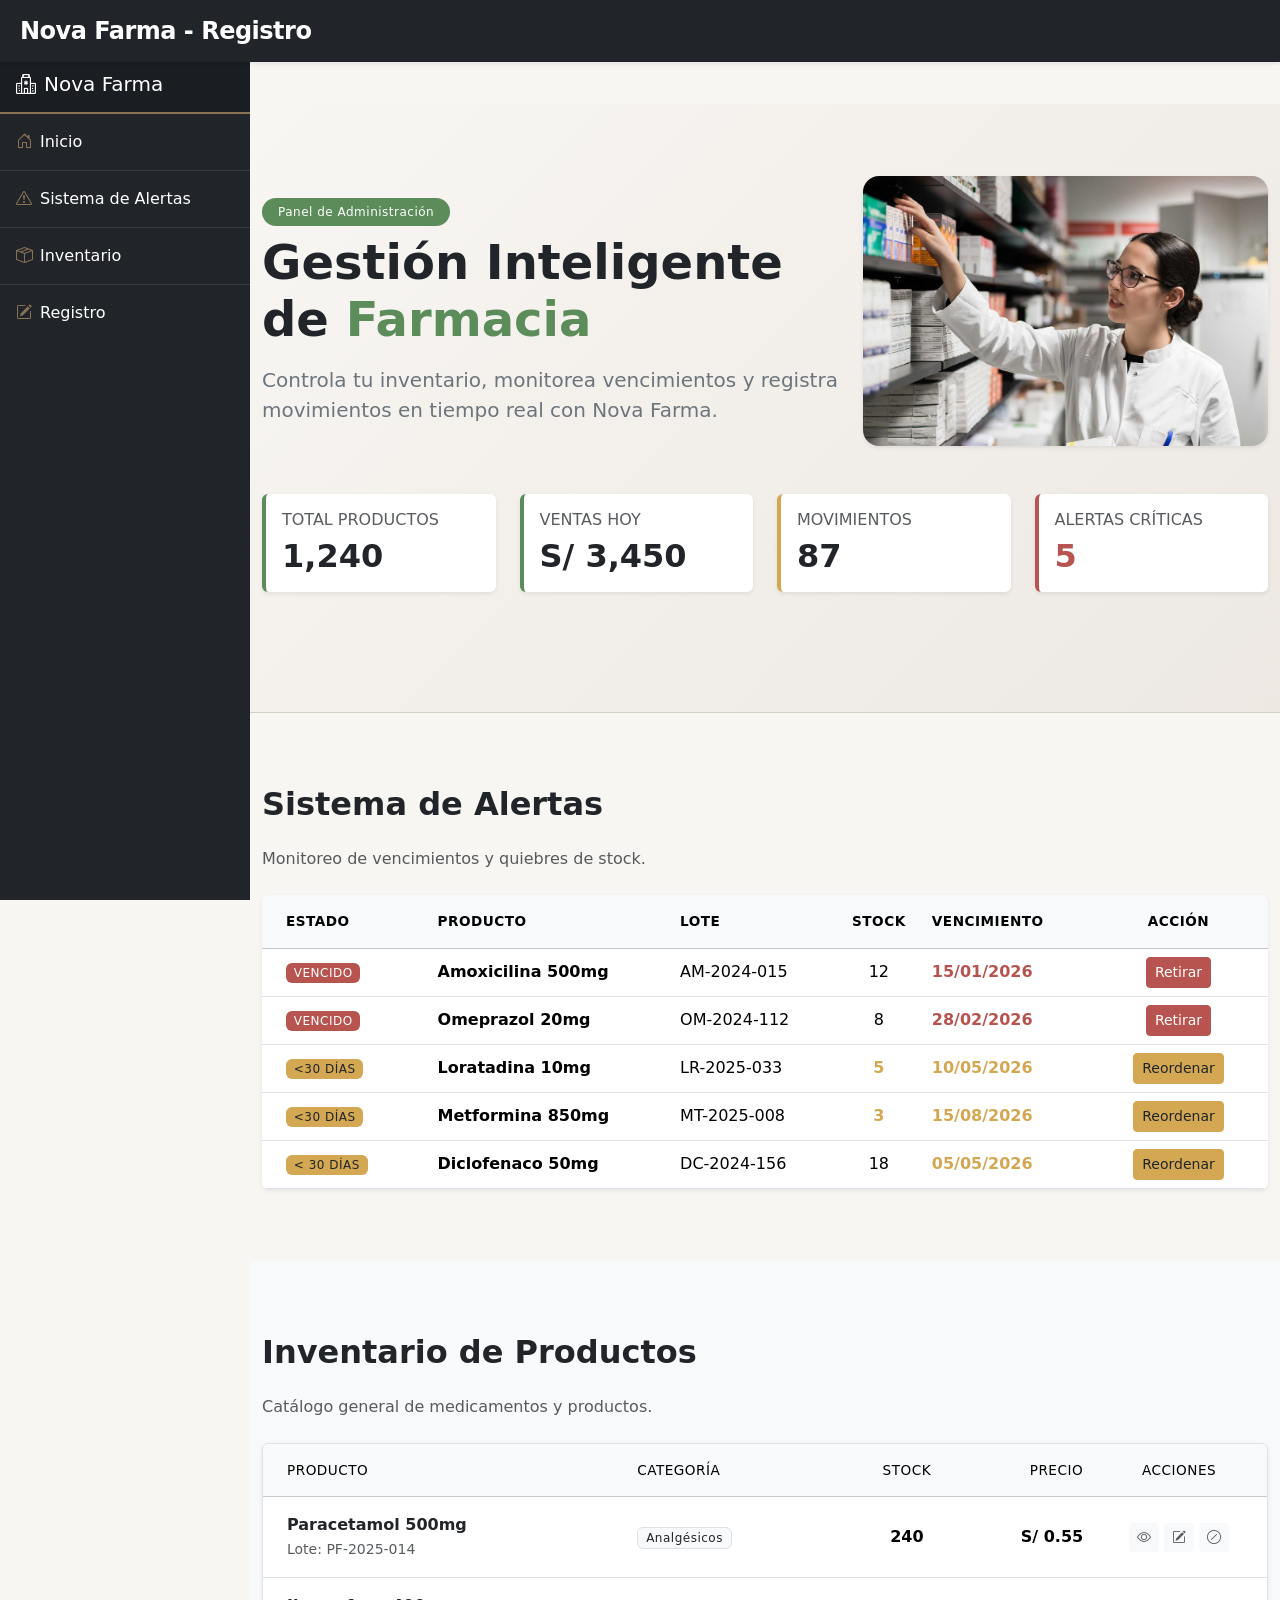
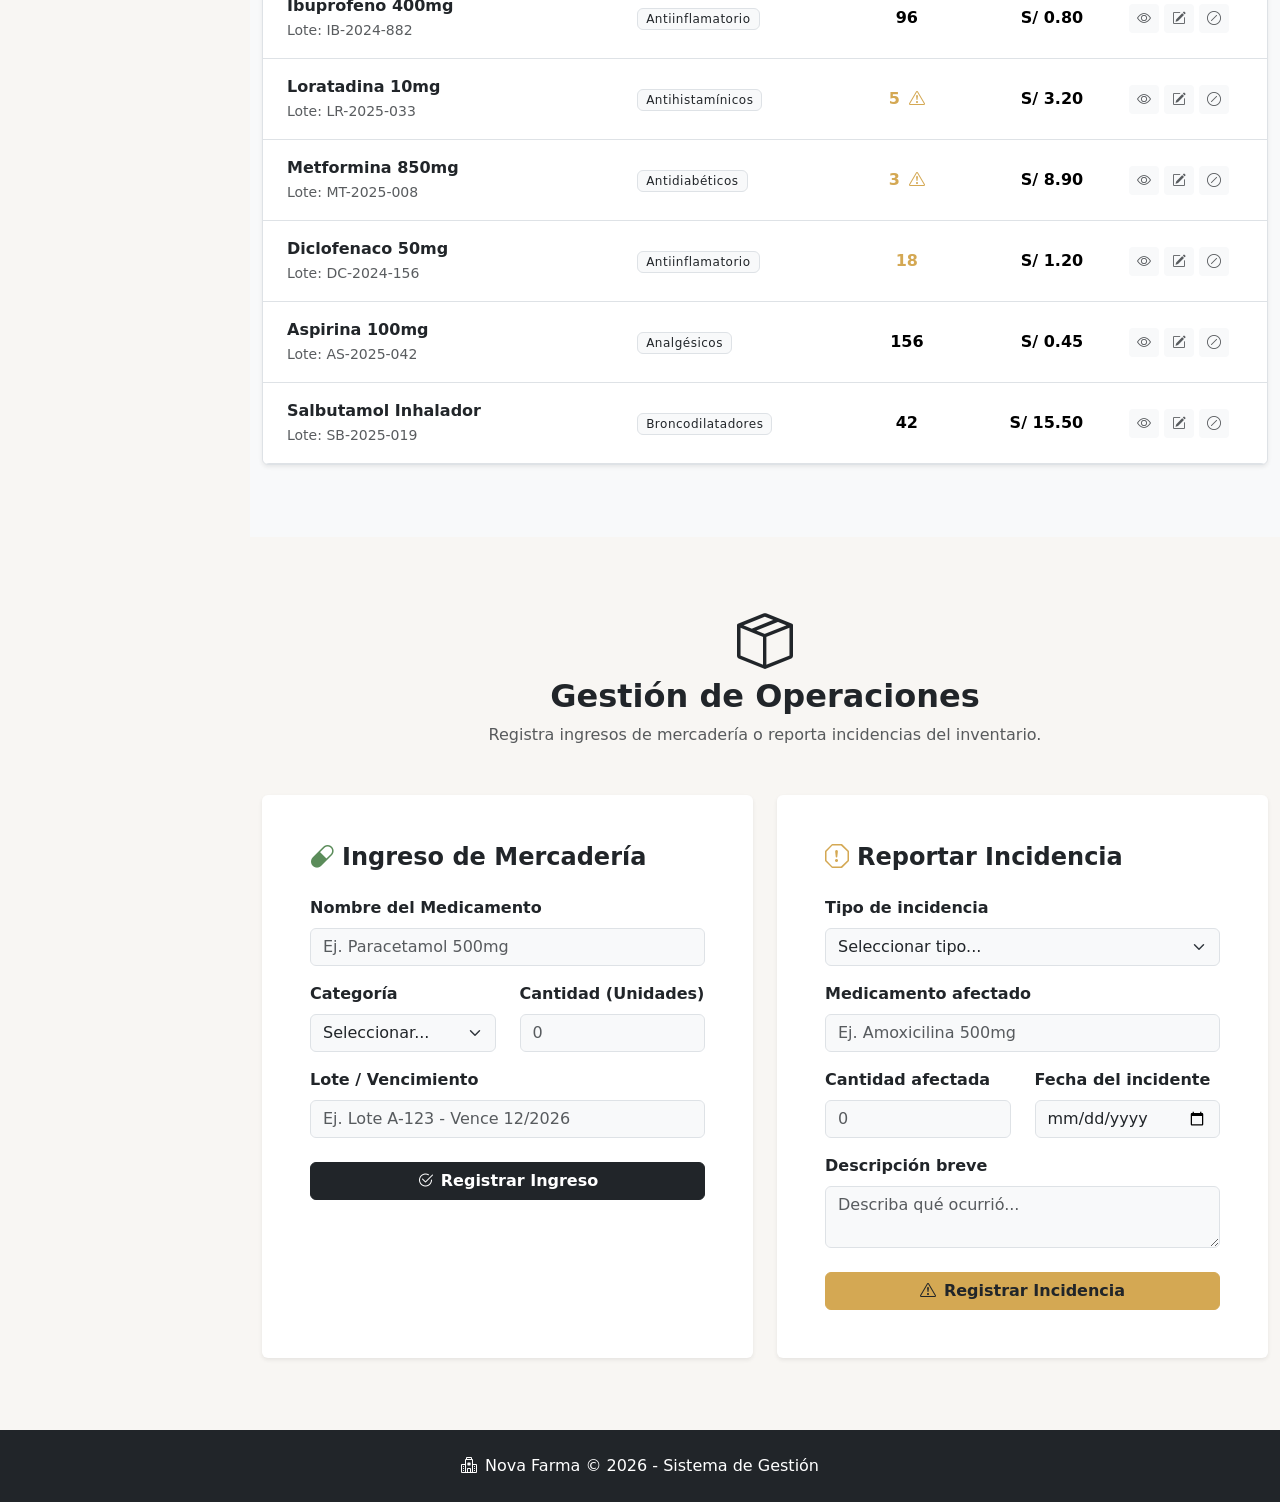
<file: index.html>
<!DOCTYPE html>
<html lang="es">
<head>
    <meta charset="UTF-8">
    <meta name="viewport" content="width=device-width, initial-scale=1.0">
    <title>Nova Farma - Sistema de Gestión</title>
    <!-- Bootstrap CSS -->
    <link href="https://cdn.jsdelivr.net/npm/bootstrap@5.3.3/dist/css/bootstrap.min.css" rel="stylesheet">
    <!-- Bootstrap Icons -->
    <link rel="stylesheet" href="https://cdn.jsdelivr.net/npm/bootstrap-icons@1.11.3/font/bootstrap-icons.min.css">
    <!-- Estilos personalizados -->
    <link rel="stylesheet" href="assets/css/temas.css">
</head>
<body>

    <!-- NAVBAR SUPERIOR -->
    <nav class="navbar navbar-dark navbar-corporativo fixed-top shadow-sm">
        <div class="container-fluid">
            <button class="navbar-toggler d-md-none" type="button" data-bs-toggle="offcanvas" data-bs-target="#sidebarOffcanvas" aria-controls="sidebarOffcanvas">
                <span class="navbar-toggler-icon"></span>
            </button>
            <span class="navbar-brand fw-bold ms-2" id="pageTitle">Nova Farma - Inicio</span>
            <div class="d-md-none" style="width: 40px;"></div>
        </div>
    </nav>

    <!-- SIDEBAR OFFCANVAS (Móvil) -->
    <div class="offcanvas offcanvas-start d-md-none" tabindex="-1" id="sidebarOffcanvas" aria-labelledby="sidebarLabel">
        <div class="offcanvas-header bg-corporativo text-white">
            <h5 class="offcanvas-title" id="sidebarLabel">Nova Farma</h5>
            <button type="button" class="btn-close btn-close-white" data-bs-dismiss="offcanvas" aria-label="Close"></button>
        </div>
        <div class="offcanvas-body p-0">
            <div class="list-group list-group-flush">
                <a href="#inicio" class="list-group-item list-group-item-action py-3" data-bs-dismiss="offcanvas" onclick="updateTitle('Inicio')">
                    <i class="bi bi-house-door me-2"></i>Inicio
                </a>
                <a href="#alertas" class="list-group-item list-group-item-action py-3" data-bs-dismiss="offcanvas" onclick="updateTitle('Alertas')">
                    <i class="bi bi-exclamation-triangle me-2"></i>Sistema de Alertas
                </a>
                <a href="#inventario" class="list-group-item list-group-item-action py-3" data-bs-dismiss="offcanvas" onclick="updateTitle('Inventario')">
                    <i class="bi bi-box-seam me-2"></i>Inventario
                </a>
                <a href="#registro" class="list-group-item list-group-item-action py-3" data-bs-dismiss="offcanvas" onclick="updateTitle('Registro')">
                    <i class="bi bi-pencil-square me-2"></i>Registro
                </a>
            </div>
        </div>
    </div>

    <!-- SIDEBAR FIJO (Desktop) -->
    <div class="d-none d-md-block sidebar-desktop">
        <div class="sidebar-header text-white p-3">
            <h5 class="mb-0"><i class="bi bi-hospital me-2"></i>Nova Farma</h5>
        </div>
        <div class="list-group list-group-flush">
            <a href="#inicio" class="list-group-item list-group-item-action py-3" onclick="updateTitle('Inicio')">
                <i class="bi bi-house-door me-2"></i>Inicio
            </a>
            <a href="#alertas" class="list-group-item list-group-item-action py-3" onclick="updateTitle('Alertas')">
                <i class="bi bi-exclamation-triangle me-2"></i>Sistema de Alertas
            </a>
            <a href="#inventario" class="list-group-item list-group-item-action py-3" onclick="updateTitle('Inventario')">
                <i class="bi bi-box-seam me-2"></i>Inventario
            </a>
            <a href="#registro" class="list-group-item list-group-item-action py-3" onclick="updateTitle('Registro')">
                <i class="bi bi-pencil-square me-2"></i>Registro
            </a>
        </div>
    </div>

    <!-- CONTENIDO PRINCIPAL -->
    <div class="main-content">

    <!-- SECCIÓN INICIO -->
    <section id="inicio" class="py-5 mt-5 hero-section">
        <div class="container py-4">
            <div class="row align-items-center mb-5">
                <div class="col-lg-7">
                    <span class="badge bg-exito mb-2 px-3 py-2 rounded-pill">Panel de Administración</span>
                    <h1 class="display-5 fw-bolder text-corporativo mb-3">Gestión Inteligente de <span class="text-exito">Farmacia</span></h1>
                    <p class="lead text-secondary mb-0">Controla tu inventario, monitorea vencimientos y registra movimientos en tiempo real con Nova Farma.</p>
                </div>
                <div class="col-lg-5 text-center mt-4 mt-lg-0">
                    <img src="assets/img/adminitarcionfarmacia.jpg" alt="Ilustración Farmacia" class="img-fluid rounded-4 shadow-sm" style="max-height: 280px; object-fit: cover;">
                </div>
            </div>

            <div class="row g-4 mb-5">
                <div class="col-md-6 col-lg-3">
                    <div class="card h-100 shadow-sm border-0 border-start border-4 card-border-exito">
                        <div class="card-body">
                            <h6 class="text-muted text-uppercase mb-2">Total Productos</h6>
                            <h2 class="mb-0 fw-bold text-corporativo">1,240</h2>
                        </div>
                    </div>
                </div>
                <div class="col-md-6 col-lg-3">
                    <div class="card h-100 shadow-sm border-0 border-start border-4 card-border-exito">
                        <div class="card-body">
                            <h6 class="text-muted text-uppercase mb-2">Ventas Hoy</h6>
                            <h2 class="mb-0 fw-bold text-corporativo">S/ 3,450</h2>
                        </div>
                    </div>
                </div>
                <div class="col-md-6 col-lg-3">
                    <div class="card h-100 shadow-sm border-0 border-start border-4 card-border-advertencia">
                        <div class="card-body">
                            <h6 class="text-muted text-uppercase mb-2">Movimientos</h6>
                            <h2 class="mb-0 fw-bold text-corporativo">87</h2>
                        </div>
                    </div>
                </div>
                <div class="col-md-6 col-lg-3">
                    <div class="card h-100 shadow-sm border-0 border-start border-4 card-border-peligro">
                        <div class="card-body">
                            <h6 class="text-muted text-uppercase mb-2">Alertas Críticas</h6>
                            <h2 class="mb-0 fw-bold text-peligro">5</h2>
                        </div>
                    </div>
                </div>
            </div>
        </div>
    </section>

    <!-- SECCIÓN ALERTAS -->
    <section id="alertas" class="py-5">
        <div class="container py-4">
            <h2 class="mb-4 fw-bolder text-corporativo">Sistema de Alertas</h2>
            <p class="text-muted mb-4">Monitoreo de vencimientos y quiebres de stock.</p>

            <div class="card shadow-sm border-0">
                <div class="card-body p-0">
                    <div class="table-responsive">
                        <table class="table align-middle mb-0">
                            <thead class="table-light">
                                <tr>
                                    <th class="px-4 py-3">Estado</th>
                                    <th class="py-3">Producto</th>
                                    <th class="py-3">Lote</th>
                                    <th class="py-3 text-center">Stock</th>
                                    <th class="py-3">Vencimiento</th>
                                    <th class="px-4 py-3 text-center">Acción</th>
                                </tr>
                            </thead>
                            <tbody>
                                <tr class="table-row-peligro">
                                    <td class="px-4"><span class="badge bg-peligro">VENCIDO</span></td>
                                    <td class="fw-bold">Amoxicilina 500mg</td>
                                    <td>AM-2024-015</td>
                                    <td class="text-center">12</td>
                                    <td class="text-peligro fw-bold">15/01/2026</td>
                                    <td class="px-4 text-center"><button class="btn btn-sm btn-peligro">Retirar</button></td>
                                </tr>
                                <tr class="table-row-peligro">
                                    <td class="px-4"><span class="badge bg-peligro">VENCIDO</span></td>
                                    <td class="fw-bold">Omeprazol 20mg</td>
                                    <td>OM-2024-112</td>
                                    <td class="text-center">8</td>
                                    <td class="text-peligro fw-bold">28/02/2026</td>
                                    <td class="px-4 text-center"><button class="btn btn-sm btn-peligro">Retirar</button></td>
                                </tr>
                                <tr class="table-row-advertencia">
                                    <td class="px-4"><span class="badge bg-advertencia text-dark">&lt;30 DÍAS</span></td>
                                    <td class="fw-bold">Loratadina 10mg</td>
                                    <td>LR-2025-033</td>
                                    <td class="text-center text-advertencia fw-bold">5</td>
                                    <td class="text-advertencia fw-bold">10/05/2026</td>
                                    <td class="px-4 text-center"><button class="btn btn-sm btn-advertencia">Reordenar</button></td>
                                </tr>
                                <tr class="table-row-advertencia">
                                    <td class="px-4"><span class="badge bg-advertencia text-dark">&lt;30 DÍAS</span></td>
                                    <td class="fw-bold">Metformina 850mg</td>
                                    <td>MT-2025-008</td>
                                    <td class="text-center text-advertencia fw-bold">3</td>
                                    <td class="text-advertencia fw-bold">15/08/2026</td>
                                    <td class="px-4 text-center"><button class="btn btn-sm btn-advertencia">Reordenar</button></td>
                                </tr>
                                <tr class="table-row-advertencia">
                                    <td class="px-4"><span class="badge bg-advertencia text-dark">&lt; 30 DÍAS</span></td>
                                    <td class="fw-bold">Diclofenaco 50mg</td>
                                    <td>DC-2024-156</td>
                                    <td class="text-center">18</td>
                                    <td class="text-advertencia fw-bold">05/05/2026</td>
                                    <td class="px-4 text-center"><button class="btn btn-sm btn-advertencia">Reordenar</button></td>
                                </tr>
                            </tbody>
                        </table>
                    </div>
                </div>
            </div>
        </div>
    </section>

    <!-- SECCIÓN INVENTARIO -->
    <section id="inventario" class="py-5 bg-light">
        <div class="container py-4">
            <h2 class="mb-4 fw-bolder text-corporativo">Inventario de Productos</h2>
            <p class="text-muted mb-4">Catálogo general de medicamentos y productos.</p>

            <div class="table-container bg-white rounded shadow-sm border">
                <div class="table-responsive">
                    <table class="table align-middle mb-0">
                        <thead class="table-light text-muted">
                            <tr>
                                <th class="fw-normal py-3 px-4">Producto</th>
                                <th class="fw-normal py-3">Categoría</th>
                                <th class="fw-normal py-3 text-center">Stock</th>
                                <th class="fw-normal py-3 text-end">Precio</th>
                                <th class="fw-normal py-3 text-center">Acciones</th>
                            </tr>
                        </thead>
                        <tbody>
                            <tr>
                                <td class="px-4 py-3">
                                    <div class="fw-bold text-dark">Paracetamol 500mg</div>
                                    <small class="text-muted">Lote: PF-2025-014</small>
                                </td>
                                <td>
                                    <span class="badge bg-light text-dark border px-2 py-1 fw-normal">Analgésicos</span>
                                </td>
                                <td class="text-center">
                                    <span class="fw-bold">240</span>
                                </td>
                                <td class="text-end fw-bold">
                                    S/ 0.55
                                </td>
                                <td class="text-center">
                                    <button class="btn btn-sm btn-light text-muted border-0"><i class="bi bi-eye"></i></button>
                                    <button class="btn btn-sm btn-light text-muted border-0"><i class="bi bi-pencil-square"></i></button>
                                    <button class="btn btn-sm btn-light text-muted border-0" title="Desactivar"><i class="bi bi-slash-circle"></i></button>
                                </td>
                            </tr>

                            <tr>
                                <td class="px-4 py-3">
                                    <div class="fw-bold text-dark">Ibuprofeno 400mg</div>
                                    <small class="text-muted">Lote: IB-2024-882</small>
                                </td>
                                <td>
                                    <span class="badge bg-light text-dark border px-2 py-1 fw-normal">Antiinflamatorio</span>
                                </td>
                                <td class="text-center">
                                    <span class="fw-bold">96</span>
                                </td>
                                <td class="text-end fw-bold">
                                    S/ 0.80
                                </td>
                                <td class="text-center">
                                    <button class="btn btn-sm btn-light text-muted border-0"><i class="bi bi-eye"></i></button>
                                    <button class="btn btn-sm btn-light text-muted border-0"><i class="bi bi-pencil-square"></i></button>
                                    <button class="btn btn-sm btn-light text-muted border-0" title="Desactivar"><i class="bi bi-slash-circle"></i></button>
                                </td>
                            </tr>

                            <tr>
                                <td class="px-4 py-3">
                                    <div class="fw-bold text-dark">Loratadina 10mg</div>
                                    <small class="text-muted">Lote: LR-2025-033</small>
                                </td>
                                <td>
                                    <span class="badge bg-light text-dark border px-2 py-1 fw-normal">Antihistamínicos</span>
                                </td>
                                <td class="text-center">
                                    <span class="fw-bold text-advertencia">5</span>
                                    <i class="bi bi-exclamation-triangle text-advertencia ms-1" title="Poco stock"></i>
                                </td>
                                <td class="text-end fw-bold">
                                    S/ 3.20
                                </td>
                                <td class="text-center">
                                    <button class="btn btn-sm btn-light text-muted border-0"><i class="bi bi-eye"></i></button>
                                    <button class="btn btn-sm btn-light text-muted border-0"><i class="bi bi-pencil-square"></i></button>
                                    <button class="btn btn-sm btn-light text-muted border-0" title="Desactivar"><i class="bi bi-slash-circle"></i></button>
                                </td>
                            </tr>

                            <tr>
                                <td class="px-4 py-3">
                                    <div class="fw-bold text-dark">Metformina 850mg</div>
                                    <small class="text-muted">Lote: MT-2025-008</small>
                                </td>
                                <td>
                                    <span class="badge bg-light text-dark border px-2 py-1 fw-normal">Antidiabéticos</span>
                                </td>
                                <td class="text-center">
                                    <span class="fw-bold text-advertencia">3</span>
                                    <i class="bi bi-exclamation-triangle text-advertencia ms-1" title="Poco stock"></i>
                                </td>
                                <td class="text-end fw-bold">
                                    S/ 8.90
                                </td>
                                <td class="text-center">
                                    <button class="btn btn-sm btn-light text-muted border-0"><i class="bi bi-eye"></i></button>
                                    <button class="btn btn-sm btn-light text-muted border-0"><i class="bi bi-pencil-square"></i></button>
                                    <button class="btn btn-sm btn-light text-muted border-0" title="Desactivar"><i class="bi bi-slash-circle"></i></button>
                                </td>
                            </tr>

                            <tr>
                                <td class="px-4 py-3">
                                    <div class="fw-bold text-dark">Diclofenaco 50mg</div>
                                    <small class="text-muted">Lote: DC-2024-156</small>
                                </td>
                                <td>
                                    <span class="badge bg-light text-dark border px-2 py-1 fw-normal">Antiinflamatorio</span>
                                </td>
                                <td class="text-center">
                                    <span class="fw-bold text-advertencia">18</span>
                                </td>
                                <td class="text-end fw-bold">
                                    S/ 1.20
                                </td>
                                <td class="text-center">
                                    <button class="btn btn-sm btn-light text-muted border-0"><i class="bi bi-eye"></i></button>
                                    <button class="btn btn-sm btn-light text-muted border-0"><i class="bi bi-pencil-square"></i></button>
                                    <button class="btn btn-sm btn-light text-muted border-0" title="Desactivar"><i class="bi bi-slash-circle"></i></button>
                                </td>
                            </tr>

                            <tr>
                                <td class="px-4 py-3">
                                    <div class="fw-bold text-dark">Aspirina 100mg</div>
                                    <small class="text-muted">Lote: AS-2025-042</small>
                                </td>
                                <td>
                                    <span class="badge bg-light text-dark border px-2 py-1 fw-normal">Analgésicos</span>
                                </td>
                                <td class="text-center">
                                    <span class="fw-bold">156</span>
                                </td>
                                <td class="text-end fw-bold">
                                    S/ 0.45
                                </td>
                                <td class="text-center">
                                    <button class="btn btn-sm btn-light text-muted border-0"><i class="bi bi-eye"></i></button>
                                    <button class="btn btn-sm btn-light text-muted border-0"><i class="bi bi-pencil-square"></i></button>
                                    <button class="btn btn-sm btn-light text-muted border-0" title="Desactivar"><i class="bi bi-slash-circle"></i></button>
                                </td>
                            </tr>

                            <tr>
                                <td class="px-4 py-3">
                                    <div class="fw-bold text-dark">Salbutamol Inhalador</div>
                                    <small class="text-muted">Lote: SB-2025-019</small>
                                </td>
                                <td>
                                    <span class="badge bg-light text-dark border px-2 py-1 fw-normal">Broncodilatadores</span>
                                </td>
                                <td class="text-center">
                                    <span class="fw-bold">42</span>
                                </td>
                                <td class="text-end fw-bold">
                                    S/ 15.50
                                </td>
                                <td class="text-center">
                                    <button class="btn btn-sm btn-light text-muted border-0"><i class="bi bi-eye"></i></button>
                                    <button class="btn btn-sm btn-light text-muted border-0"><i class="bi bi-pencil-square"></i></button>
                                    <button class="btn btn-sm btn-light text-muted border-0" title="Desactivar"><i class="bi bi-slash-circle"></i></button>
                                </td>
                            </tr>
                        </tbody>
                    </table>
                </div>
            </div>
        </div>
    </section>

    <!-- SECCIÓN REGISTRO -->
    <section id="registro" class="py-5">
        <div class="container py-4">
            <div class="text-center mb-5">
                <i class="bi bi-box-seam display-4 text-corporativo mb-3"></i>
                <h2 class="fw-bolder text-corporativo">Gestión de Operaciones</h2>
                <p class="text-muted">Registra ingresos de mercadería o reporta incidencias del inventario.</p>
            </div>

            <div class="row justify-content-center g-4">
                
                <div class="col-lg-6">
                    <div class="card shadow-sm border-0 h-100">
                        <div class="card-body p-4 p-md-5">
                            <h4 class="fw-bold mb-4"><i class="bi bi-capsule text-exito me-2"></i>Ingreso de Mercadería</h4>
                            <form action="#" method="post">
                                <div class="mb-3">
                                    <label class="form-label fw-bold">Nombre del Medicamento</label>
                                    <input type="text" class="form-control bg-light" placeholder="Ej. Paracetamol 500mg" required>
                                </div>
                                
                                <div class="row">
                                    <div class="col-md-6 mb-3">
                                        <label class="form-label fw-bold">Categoría</label>
                                        <select class="form-select bg-light" required>
                                            <option value="" selected disabled>Seleccionar...</option>
                                            <option>Analgésico</option>
                                            <option>Antibiótico</option>
                                            <option>Antiinflamatorio</option>
                                            <option>Otros</option>
                                        </select>
                                    </div>
                                    <div class="col-md-6 mb-3">
                                        <label class="form-label fw-bold">Cantidad (Unidades)</label>
                                        <input type="number" class="form-control bg-light" min="1" placeholder="0" required>
                                    </div>
                                </div>
                                
                                <div class="mb-4">
                                    <label class="form-label fw-bold">Lote / Vencimiento</label>
                                    <input type="text" class="form-control bg-light" placeholder="Ej. Lote A-123 - Vence 12/2026" required>
                                </div>
                                
                                <button type="button" class="btn btn-corporativo w-100 fw-bold" data-bs-toggle="modal" data-bs-target="#modalConfirmacion">
                                    <i class="bi bi-check2-circle me-2"></i>Registrar Ingreso
                                </button>
                            </form>
                        </div>
                    </div>
                </div>

                <div class="col-lg-6">
                    <div class="card shadow-sm border-0 h-100">
                        <div class="card-body p-4 p-md-5">
                            <h4 class="fw-bold mb-4"><i class="bi bi-exclamation-octagon text-advertencia me-2"></i>Reportar Incidencia</h4>
                            <form action="#" method="post">
                                <div class="mb-3">
                                    <label class="form-label fw-bold">Tipo de incidencia</label>
                                    <select class="form-select bg-light" required>
                                        <option value="" selected disabled>Seleccionar tipo...</option>
                                        <option value="merma">Merma (producto dañado)</option>
                                        <option value="accidente">Accidente/Rotura</option>
                                        <option value="vencido">Producto vencido no registrado</option>
                                        <option value="perdida">Pérdida/Misterio</option>
                                    </select>
                                </div>

                                <div class="mb-3">
                                    <label class="form-label fw-bold">Medicamento afectado</label>
                                    <input type="text" class="form-control bg-light" placeholder="Ej. Amoxicilina 500mg" required>
                                </div>

                                <div class="row">
                                    <div class="col-md-6 mb-3">
                                        <label class="form-label fw-bold">Cantidad afectada</label>
                                        <input type="number" class="form-control bg-light" min="1" placeholder="0" required>
                                    </div>
                                    <div class="col-md-6 mb-3">
                                        <label class="form-label fw-bold">Fecha del incidente</label>
                                        <input type="date" class="form-control bg-light" required>
                                    </div>
                                </div>

                                <div class="mb-4">
                                    <label class="form-label fw-bold">Descripción breve</label>
                                    <textarea class="form-control bg-light" rows="2" placeholder="Describa qué ocurrió..." required></textarea>
                                </div>
                                
                                <button type="button" class="btn btn-advertencia w-100 fw-bold" data-bs-toggle="modal" data-bs-target="#modalConfirmacion">
                                    <i class="bi bi-exclamation-triangle me-2"></i>Registrar Incidencia
                                </button>
                            </form>
                        </div>
                    </div>
                </div>

            </div>
        </div>
    </section>

    </div><!-- /main-content -->

    <footer class="bg-corporativo text-white py-4 text-center mt-auto">
        <div class="container">
            <p class="mb-0"><i class="bi bi-hospital me-2"></i>Nova Farma &copy; 2026 - Sistema de Gestión</p>
        </div>
    </footer>

    <!-- MODAL -->
    <div class="modal fade" id="modalConfirmacion" tabindex="-1" aria-labelledby="modalLabel" aria-hidden="true">
        <div class="modal-dialog modal-dialog-centered">
            <div class="modal-content border-0 shadow">
                <div class="modal-header bg-exito text-white border-0">
                    <h5 class="modal-title" id="modalLabel"><i class="bi bi-check-circle-fill me-2"></i>¡Registro Exitoso!</h5>
                    <button type="button" class="btn-close btn-close-white" data-bs-dismiss="modal" aria-label="Close"></button>
                </div>
                <div class="modal-body text-center p-4">
                    <p class="fs-5 mb-0">La mercadería ha sido ingresada al inventario correctamente.</p>
                </div>
                <div class="modal-footer border-0 justify-content-center pb-4">
                    <button type="button" class="btn btn-corporativo px-4" data-bs-dismiss="modal">Aceptar</button>
                </div>
            </div>
        </div>
    </div>

    <script src="https://cdn.jsdelivr.net/npm/bootstrap@5.3.3/dist/js/bootstrap.bundle.min.js"></script>
    <script>
        function updateTitle(section) {
            document.getElementById('pageTitle').textContent = 'Nova Farma - ' + section;
        }

        // Actualizar título según la sección visible al hacer scroll
        document.addEventListener('scroll', function() {
            var sections = ['inicio', 'alertas', 'inventario', 'registro'];
            var current = '';
            
            sections.forEach(function(section) {
                var element = document.getElementById(section);
                if (element) {
                    var rect = element.getBoundingClientRect();
                    if (rect.top <= 100 && rect.bottom >= 100) {
                        current = section.charAt(0).toUpperCase() + section.slice(1);
                    }
                }
            });
            
            if (current) {
                document.getElementById('pageTitle').textContent = 'Nova Farma - ' + current;
            }
        });
    </script>

</body>
</html>
</file>
<file: assets/css/temas.css>
/* Nova Farma - Estilos personalizados */

body {
    background-color: #F8F6F3;
    scroll-behavior: smooth;
}

/* Colores corporativos */
.text-corporativo {
    color: #212529 !important;
}

.bg-corporativo {
    background-color: #212529 !important;
}

.btn-corporativo {
    background-color: #212529;
    border-color: #212529;
    color: white;
}

.btn-corporativo:hover {
    background-color: #1a1d21;
    border-color: #1a1d21;
    color: white;
}

/* Colores tierra */
.text-tierra {
    color: #8B7355 !important;
}

.bg-tierra {
    background-color: #8B7355 !important;
}


/* Colores semánticos */
.text-exito {
    color: #5B8C5A !important;
}

.bg-exito {
    background-color: #5B8C5A !important;
}

.text-advertencia {
    color: #D4A853 !important;
}

.bg-advertencia {
    background-color: #D4A853 !important;
}

.text-peligro {
    color: #B85450 !important;
}

.bg-peligro {
    background-color: #B85450 !important;
}

/* Bordes para cards semánticos */
.card-border-exito {
    border-color: #5B8C5A !important;
}

.card-border-advertencia {
    border-color: #D4A853 !important;
}

.card-border-peligro {
    border-color: #B85450 !important;
}

/* Fondos translúcidos para filas de tabla */
.table-row-peligro {
    background-color: rgba(184, 84, 80, 0.1);
}

.table-row-advertencia {
    background-color: rgba(212, 168, 83, 0.1);
}

/* Navbar */
.navbar-corporativo {
    background-color: #212529;
}

.navbar-brand {
    font-size: 1.5rem;
    letter-spacing: -0.5px;
}

/* Sidebar Desktop */
.sidebar-desktop {
    position: fixed;
    top: 56px;
    left: 0;
    width: 250px;
    height: calc(100vh - 56px);
    background-color: #212529;
    overflow-y: auto;
    z-index: 1000;
}

.sidebar-desktop .list-group-item {
    background-color: transparent;
    color: #fff;
    border: none;
    border-bottom: 1px solid rgba(255,255,255,0.1);
}

.sidebar-desktop .list-group-item:hover {
    background-color: rgba(255,255,255,0.1);
    color: #fff;
}

.sidebar-desktop .list-group-item i {
    color: #8B7355;
}

.sidebar-header {
    background-color: #1a1d21;
    border-bottom: 2px solid #8B7355;
}

/* Main Content */
.main-content {
    margin-left: 0;
    padding-top: 56px;
    min-height: 100vh;
}

@media (min-width: 768px) {
    .main-content {
        margin-left: 250px;
    }
}

section {
    scroll-margin-top: 76px;
}

/* Hero y secciones */
.hero-section {
    background: linear-gradient(135deg, #F8F6F3 0%, #EDE8E2 100%);
    border-bottom: 1px solid #d5cec5;
}


/* Cards y tablas */
.card {
    transition: transform 0.2s ease, box-shadow 0.2s ease;
}

.table-responsive {
    border-radius: 0.375rem;
    overflow-x: auto;
    -webkit-overflow-scrolling: touch;
}

/* Colores de tabla alternados */
.table-tierra tbody tr:nth-of-type(odd) {
    background-color: rgba(248, 246, 243, 0.5);
}

/* Formularios */
.form-control:focus, .form-select:focus {
    border-color: #8B7355;
    box-shadow: 0 0 0 0.25rem rgba(139, 115, 85, 0.15);
}

/* Validación de formularios - estilos para campos inválidos */
.was-validated .form-control:invalid,
.was-validated .form-select:invalid,
.form-control.is-invalid,
.form-select.is-invalid {
    border-color: #B85450;
    background-image: url("data:image/svg+xml,%3csvg xmlns='http://www.w3.org/2000/svg' viewBox='0 0 12 12' width='12' height='12' fill='none' stroke='%23B85450'%3e%3ccircle cx='6' cy='6' r='4.5'/%3e%3cpath stroke-linejoin='round' d='M5.8 3.6h.4L6 6.5z'/%3e%3ccircle cx='6' cy='8.2' r='.6' fill='%23B85450' stroke='none'/%3e%3c/svg%3e");
    background-repeat: no-repeat;
    background-position: right calc(0.375em + 0.1875rem) center;
    background-size: calc(0.75em + 0.375rem) calc(0.75em + 0.375rem);
}

.was-validated .form-control:invalid:focus,
.was-validated .form-select:invalid:focus {
    border-color: #B85450;
    box-shadow: 0 0 0 0.25rem rgba(184, 84, 80, 0.25);
}

/* Mostrar mensaje de error cuando el campo es inválido */
.was-validated .form-control:invalid ~ .invalid-feedback,
.was-validated .form-select:invalid ~ .invalid-feedback,
.form-control.is-invalid ~ .invalid-feedback,
.form-select.is-invalid ~ .invalid-feedback {
    display: block;
}

.invalid-feedback {
    display: none;
    width: 100%;
    margin-top: 0.25rem;
    font-size: 0.875em;
    color: #B85450;
}

/* Utilidades adicionales */
.badge {
    font-weight: 500;
    letter-spacing: 0.5px;
}

.table th {
    font-weight: 600;
    text-transform: uppercase;
    font-size: 0.85rem;
    letter-spacing: 0.5px;
}

/* Botones personalizados */
.btn-tierra {
    background-color: #8B7355;
    border-color: #8B7355;
    color: white;
}

.btn-tierra:hover {
    background-color: #7a6549;
    border-color: #7a6549;
    color: white;
}

.btn-advertencia {
    background-color: #D4A853;
    border-color: #D4A853;
    color: #212529;
}

.btn-advertencia:hover {
    background-color: #c49a4a;
    border-color: #c49a4a;
    color: #212529;
}

.btn-peligro {
    background-color: #B85450;
    border-color: #B85450;
    color: white;
}

.btn-peligro:hover {
    background-color: #a04844;
    border-color: #a04844;
    color: white;
}

/* ============================================
   TABLAS RESPONSIVE EN MÓVILES
   ============================================ */

/* Asegurar que las tablas tengan ancho mínimo para activar scroll en 375px */
@media (max-width: 576px) {
    .table-responsive table {
        min-width: 500px;
    }

    /* Las celdas no se comprimen tanto */
    .table-responsive td,
    .table-responsive th {
        white-space: nowrap;
    }

    /* Padding reducido en móviles para aprovechar mejor el espacio */
    .table-responsive .px-4 {
        padding-left: 0.75rem !important;
        padding-right: 0.75rem !important;
    }
}
</file>
